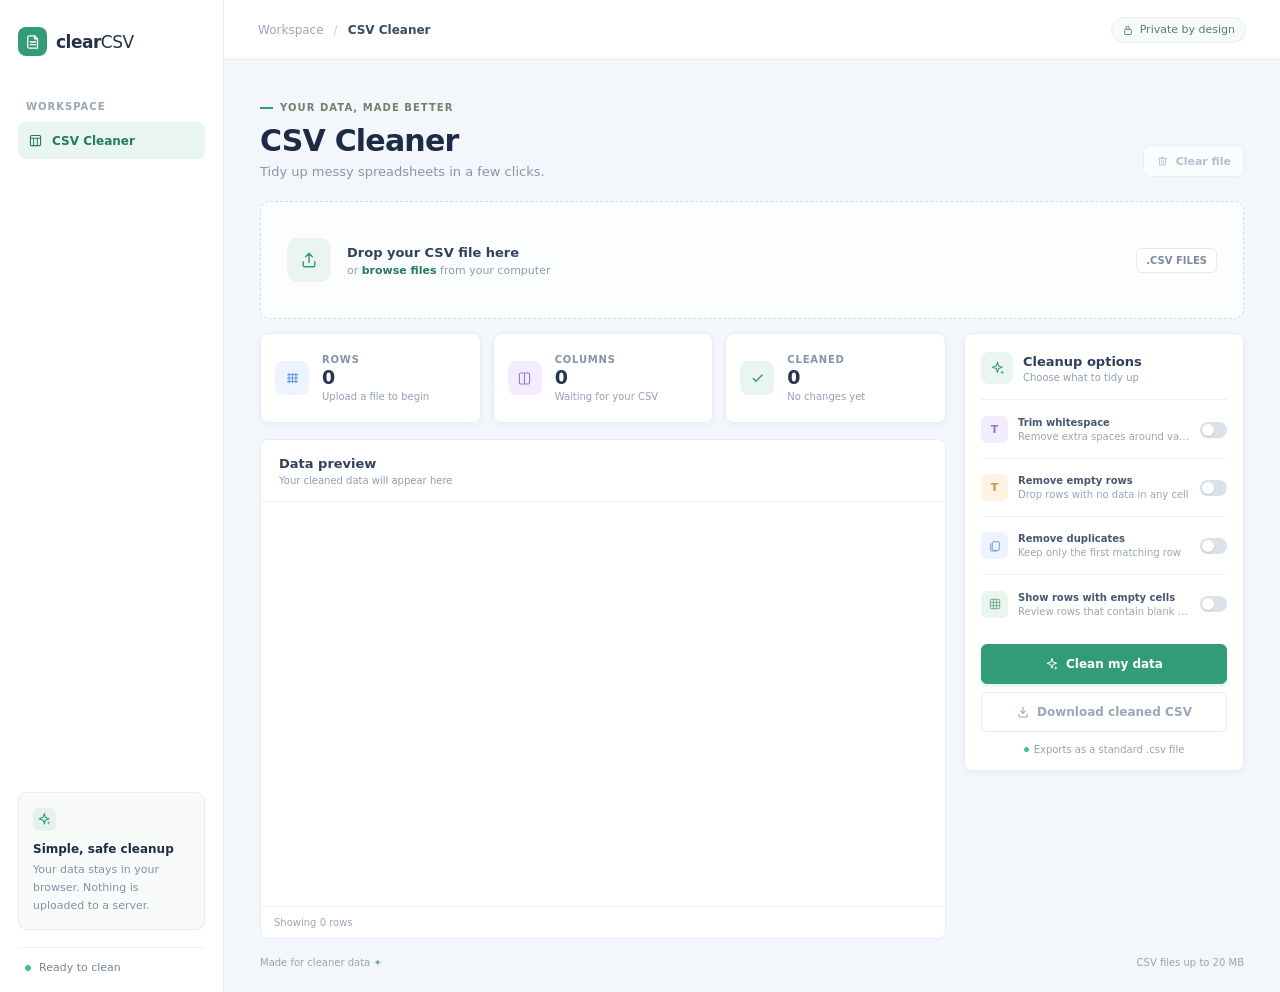
<file: index.html>
<!doctype html>
<html lang="en">
<head>
  <meta charset="utf-8">
  <meta name="viewport" content="width=device-width, initial-scale=1">
  <meta name="theme-color" content="#f3f6fb">
  <title>CSV Cleaner — clearCSV</title>
  <link rel="stylesheet" href="styles.css">
  <script src="js/papaparse.min.js" defer></script>
  <script src="js/removed-rows.js" defer></script>
  <script src="js/empty-cells.js" defer></script>
  <script src="js/app.js" defer></script>
  <script async src="https://www.googletagmanager.com/gtag/js?id=G-TN9X80SL3P"></script>

<script>
  window.dataLayer = window.dataLayer || [];

  function gtag(){
    dataLayer.push(arguments);
  }

  gtag('js', new Date());

  gtag('config', 'G-TN9X80SL3P');
</script>
</head>
<body>
  <noscript>
    <iframe
        src="https://www.googletagmanager.com/ns.html?id=GTM-5Q48ZJ8K"
        height="0"
        width="0"
        style="display:none;visibility:hidden">
    </iframe>
</noscript>
  <div class="dashboard-shell">
    <aside class="sidebar" aria-label="Main sidebar">
      <a class="sidebar-brand" href="#" aria-label="clearCSV home">
        <span class="sidebar-logo" aria-hidden="true">
          <svg viewBox="0 0 24 24" fill="none">
            <path d="M7 3.75h7l4 4v12.5H7a2 2 0 0 1-2-2v-12.5a2 2 0 0 1 2-2Z" stroke="currentColor" stroke-width="1.7" stroke-linejoin="round"/>
            <path d="M14 3.75v4h4M8.5 12h7M8.5 15.5h7" stroke="currentColor" stroke-width="1.7" stroke-linecap="round"/>
          </svg>
        </span>
        <span>clear<span class="brand-csv">CSV</span></span>
      </a>

      <nav class="sidebar-nav" aria-label="Workspace">
        <p class="sidebar-label">Workspace</p>
        <a class="sidebar-link" href="#" aria-current="page">
          <svg viewBox="0 0 20 20" fill="none" aria-hidden="true">
            <rect x="3.25" y="3.25" width="13.5" height="13.5" rx="1.5" stroke="currentColor" stroke-width="1.5"/>
            <path d="M3.5 7h13M7.5 7v9m5-9v9" stroke="currentColor" stroke-width="1.3"/>
          </svg>
          CSV Cleaner
        </a>
      </nav>

      <div class="sidebar-bottom">
        <section class="privacy-card" aria-label="Privacy information">
          <span class="privacy-card-icon" aria-hidden="true">
            <svg viewBox="0 0 20 20" fill="none">
              <path d="m10 2 .95 5.05L16 9l-5.05 1.95L10 16l-1.95-5.05L3 9l5.05-1.95L10 2Z" stroke="currentColor" stroke-width="1.4" stroke-linejoin="round"/>
              <path d="m15.5 12 .55 1.95L18 14.5l-1.95.55L15.5 17l-.55-1.95L13 14.5l1.95-.55L15.5 12Z" fill="currentColor"/>
            </svg>
          </span>
          <strong>Simple, safe cleanup</strong>
          <p>Your data stays in your browser. Nothing is uploaded to a server.</p>
        </section>
        <div class="sidebar-status">
          <span class="status-dot" aria-hidden="true"></span>
          Ready to clean
        </div>
      </div>
    </aside>

    <div class="dashboard-main-shell">
      <header class="dashboard-topbar">
        <nav class="breadcrumbs" aria-label="Breadcrumb">
          <span>Workspace</span>
          <span class="breadcrumb-divider" aria-hidden="true">/</span>
          <strong>CSV Cleaner</strong>
        </nav>
        <span class="privacy-badge">
          <svg viewBox="0 0 16 16" fill="none" aria-hidden="true">
            <rect x="3.5" y="7" width="9" height="7" rx="1.5" stroke="currentColor" stroke-width="1.2"/>
            <path d="M5.5 7V5a2 2 0 0 1 4 0v2" stroke="currentColor" stroke-width="1.2" stroke-linecap="round"/>
          </svg>
          Private by design
        </span>
      </header>

      <main class="dashboard-main">
        <div class="content-wrap">
          <section class="dashboard-intro" aria-labelledby="page-title">
            <div>
              <p class="intro-eyebrow"><span aria-hidden="true"></span>Your data, made better</p>
              <h1 id="page-title">CSV Cleaner</h1>
              <p class="intro-copy">Tidy up messy spreadsheets in a few clicks.</p>
            </div>
            <button class="clear-file-button" id="clear-file-button" type="button" disabled>
              <svg viewBox="0 0 18 18" fill="none" aria-hidden="true">
                <path d="M3.5 5h11M7 5V3.5h4V5m2.5 0-.6 9H5.1l-.6-9m3 2.5v4m3-4v4" stroke="currentColor" stroke-width="1.2" stroke-linecap="round" stroke-linejoin="round"/>
              </svg>
              Clear file
            </button>
          </section>

          <section class="upload-zone" aria-label="Upload a CSV file">
            <span class="upload-symbol" aria-hidden="true">
              <svg viewBox="0 0 24 24" fill="none">
                <path d="M12 15V4m0 0L8 8m4-4 4 4M5 14v4.25A1.75 1.75 0 0 0 6.75 20h10.5A1.75 1.75 0 0 0 19 18.25V14" stroke="currentColor" stroke-width="1.7" stroke-linecap="round" stroke-linejoin="round"/>
              </svg>
            </span>
            <div class="upload-copy">
              <strong>Drop your CSV file here</strong>
              <p>or <label for="csv-file">browse files</label> from your computer</p>
              <p class="upload-status" id="upload-status" role="status" aria-live="polite"></p>
            </div>
            <span class="file-type-badge">.CSV files</span>
            <input class="csv-file-input" id="csv-file" type="file" accept=".csv,text/csv" aria-label="Choose a CSV file">
          </section>

          <div class="dashboard-grid">
            <div class="data-column">
              <section class="summary-grid" aria-label="CSV summary">
                <article class="summary-card">
                  <span class="summary-icon rows-icon" aria-hidden="true">
                    <svg viewBox="0 0 20 20" fill="none">
                      <path d="M4 5.5h12m-12 4h12m-12 4h12M6 4v11m4-11v11m4-11v11" stroke="currentColor" stroke-width="1.15" stroke-linecap="round"/>
                    </svg>
                  </span>
                  <div class="summary-content">
                    <span class="summary-label">Rows</span>
                    <strong class="summary-value" id="selected-rows">0</strong>
                    <span class="summary-note">Upload a file to begin</span>
                  </div>
                </article>
                <article class="summary-card">
                  <span class="summary-icon columns-icon" aria-hidden="true">
                    <svg viewBox="0 0 20 20" fill="none">
                      <rect x="4" y="3.5" width="12" height="13" rx="1.5" stroke="currentColor" stroke-width="1.3"/>
                      <path d="M10 4v12" stroke="currentColor" stroke-width="1.3"/>
                    </svg>
                  </span>
                  <div class="summary-content">
                    <span class="summary-label">Columns</span>
                    <strong class="summary-value" id="selected-columns">0</strong>
                    <span class="summary-note">Waiting for your CSV</span>
                  </div>
                </article>
                <article class="summary-card">
                  <span class="summary-icon cleaned-icon" aria-hidden="true">
                    <svg viewBox="0 0 20 20" fill="none">
                      <path d="m5 10 3.2 3.2L15.5 6" stroke="currentColor" stroke-width="1.7" stroke-linecap="round" stroke-linejoin="round"/>
                    </svg>
                  </span>
                  <div class="summary-content">
                    <span class="summary-label">Cleaned</span>
                    <strong class="summary-value" id="cleaned-rows">0</strong>
                    <span class="summary-note" id="cleaned-rows-note">No changes yet</span>
                  </div>
                </article>
              </section>

              <iframe
                class="data-preview-frame"
                id="data-preview-frame"
                src="views/data-preview.html"
                title="CSV data preview"
              ></iframe>
            </div>

            <aside class="cleanup-card" aria-labelledby="options-title">
              <header class="cleanup-card-header">
                <span class="cleanup-heading-icon" aria-hidden="true">
                  <svg viewBox="0 0 20 20" fill="none">
                    <path d="M10 2.5 11.2 7 15.5 8.5l-4.3 1.4L10 14.5l-1.5-4.6L4 8.5 8.5 7 10 2.5Z" stroke="currentColor" stroke-width="1.3" stroke-linejoin="round"/>
                    <path d="m15.5 12 .55 1.95L18 14.5l-1.95.55L15.5 17l-.55-1.95L13 14.5l1.95-.55.55-1.95Z" fill="currentColor"/>
                  </svg>
                </span>
                <span>
                  <h2 id="options-title">Cleanup options</h2>
                  <p>Choose what to tidy up</p>
                </span>
              </header>

              <div class="cleanup-options">
                <label class="cleanup-option">
                  <span class="option-icon whitespace-option" aria-hidden="true">T</span>
                  <span class="option-copy">
                    <strong>Trim whitespace</strong>
                    <small>Remove extra spaces around values</small>
                  </span>
                  <input type="checkbox" id="trim-whitespace">
                  <span class="option-switch" aria-hidden="true"></span>
                </label>
                <label class="cleanup-option">
                  <span class="option-icon empty-rows-option" aria-hidden="true">T</span>
                  <span class="option-copy">
                    <strong>Remove empty rows</strong>
                    <small>Drop rows with no data in any cell</small>
                  </span>
                  <input type="checkbox" id="remove-empty-rows">
                  <span class="option-switch" aria-hidden="true"></span>
                </label>
                <label class="cleanup-option">
                  <span class="option-icon duplicates-option" aria-hidden="true">
                    <svg viewBox="0 0 18 18" fill="none">
                      <rect x="5.5" y="3.5" width="9" height="11" rx="1.3" stroke="currentColor" stroke-width="1.1"/>
                      <path d="M3.5 6v8.2A1.3 1.3 0 0 0 4.8 15.5H11" stroke="currentColor" stroke-width="1.1" stroke-linecap="round"/>
                    </svg>
                  </span>
                  <span class="option-copy">
                    <strong>Remove duplicates</strong>
                    <small>Keep only the first matching row</small>
                  </span>
                  <input type="checkbox" id="remove-duplicates">
                  <span class="option-switch" aria-hidden="true"></span>
                </label>
                <label class="cleanup-option">
                  <span class="option-icon empty-columns-option" aria-hidden="true">
                    <svg viewBox="0 0 18 18" fill="none">
                      <rect x="3" y="3" width="12" height="12" rx="1.2" stroke="currentColor" stroke-width="1.1"/>
                      <path d="M7 3.5v11m4-11v11M3.5 7h11m-11 4h11" stroke="currentColor" stroke-width="1"/>
                    </svg>
                  </span>
                  <span class="option-copy">
                    <strong>Show rows with empty cells</strong>
                    <small>Review rows that contain blank values</small>
                  </span>
                  <input type="checkbox" id="show-empty-cells">
                  <span class="option-switch" aria-hidden="true"></span>
                </label>
              </div>

              <button class="clean-data-button" type="button" id="clean-button">
                <svg viewBox="0 0 20 20" fill="none" aria-hidden="true">
                  <path d="m10 2 1.25 5.25L16.5 9l-5.25 1.75L10 16l-1.75-5.25L3 9l5.25-1.75L10 2Z" stroke="currentColor" stroke-width="1.4" stroke-linejoin="round"/>
                  <path d="m15.5 13 .7 2.05 2.05.7-2.05.7-.7 2.05-.7-2.05-2.05-.7 2.05-.7.7-2.05Z" fill="currentColor"/>
                </svg>
                Clean my data
              </button>
              <button class="download-data-button" type="button" id="download-button" disabled>
                <svg viewBox="0 0 20 20" fill="none" aria-hidden="true">
                  <path d="M10 3v9m0 0 3.5-3.5M10 12 6.5 8.5M4 13v3.25A.75.75 0 0 0 4.75 17h10.5a.75.75 0 0 0 .75-.75V13" stroke="currentColor" stroke-width="1.5" stroke-linecap="round" stroke-linejoin="round"/>
                </svg>
                Download cleaned CSV
              </button>
              <p class="export-note"><span class="status-dot" aria-hidden="true"></span>Exports as a standard .csv file</p>
            </aside>
          </div>

          <footer class="dashboard-footer">
            <span>Made for cleaner data <span class="footer-sparkle" aria-hidden="true">✦</span></span>
            <span>CSV files up to 20 MB</span>
          </footer>
        </div>
      </main>
    </div>
  </div>

  <dialog class="removed-rows-dialog" id="removed-rows-dialog" aria-labelledby="removed-rows-title" aria-describedby="removed-rows-summary">
    <section class="removed-rows-modal">
      <header class="removed-rows-header">
        <div>
          <p id="removed-rows-kicker">Confirm cleanup</p>
          <h2 id="removed-rows-title">Remove empty rows?</h2>
        </div>
        <button class="removed-rows-close" id="close-removed-rows" type="button" aria-label="Cancel row removal">
          <svg viewBox="0 0 20 20" fill="none" aria-hidden="true">
            <path d="m5 5 10 10M15 5 5 15" stroke="currentColor" stroke-width="1.7" stroke-linecap="round"/>
          </svg>
        </button>
      </header>
      <p class="removed-rows-summary" id="removed-rows-summary">Removing rows cannot be undone. Continue?</p>
      <div class="duplicate-columns" id="duplicate-columns" hidden></div>
      <div class="removed-rows-content" id="removed-rows-content" aria-label="Rows to be removed"></div>
      <footer class="removed-rows-footer">
        <button class="removed-rows-cancel" id="cancel-removed-rows" type="button">Cancel</button>
        <button class="removed-rows-confirm" id="confirm-remove-rows" type="button">Remove rows</button>
      </footer>
    </section>
  </dialog>

  <dialog class="removed-rows-dialog" id="empty-cells-dialog" aria-labelledby="empty-cells-title" aria-describedby="empty-cells-summary">
    <section class="removed-rows-modal">
      <header class="removed-rows-header">
        <div>
          <p>Empty-cell review</p>
          <h2 id="empty-cells-title">Rows with empty cells</h2>
        </div>
        <button class="removed-rows-close" id="close-empty-cells" type="button" aria-label="Close empty-cell review">
          <svg viewBox="0 0 20 20" fill="none" aria-hidden="true">
            <path d="m5 5 10 10M15 5 5 15" stroke="currentColor" stroke-width="1.7" stroke-linecap="round"/>
          </svg>
        </button>
      </header>
      <p class="removed-rows-summary" id="empty-cells-summary">Select the empty-cell review option to inspect rows.</p>
      <div class="removed-rows-content" id="empty-cells-content" aria-label="Rows containing empty cells"></div>
      <div class="empty-cells-actions">
        <label for="empty-cell-default-value">Default value for empty cells</label>
        <input id="empty-cell-default-value" type="text">
        <p id="empty-cells-action-status" role="status" aria-live="polite"></p>
        <div class="removed-rows-footer">
          <button class="removed-rows-cancel" id="remove-empty-cell-rows" type="button">Select rows for removal</button>
          <button class="removed-rows-confirm" id="fill-empty-cells" type="button">Fill empty cells</button>
        </div>
      </div>
      <footer class="removed-rows-footer">
        <button class="removed-rows-cancel" id="close-empty-cells-footer" type="button">Close</button>
      </footer>
    </section>
  </dialog>
</body>
</html>
</file>
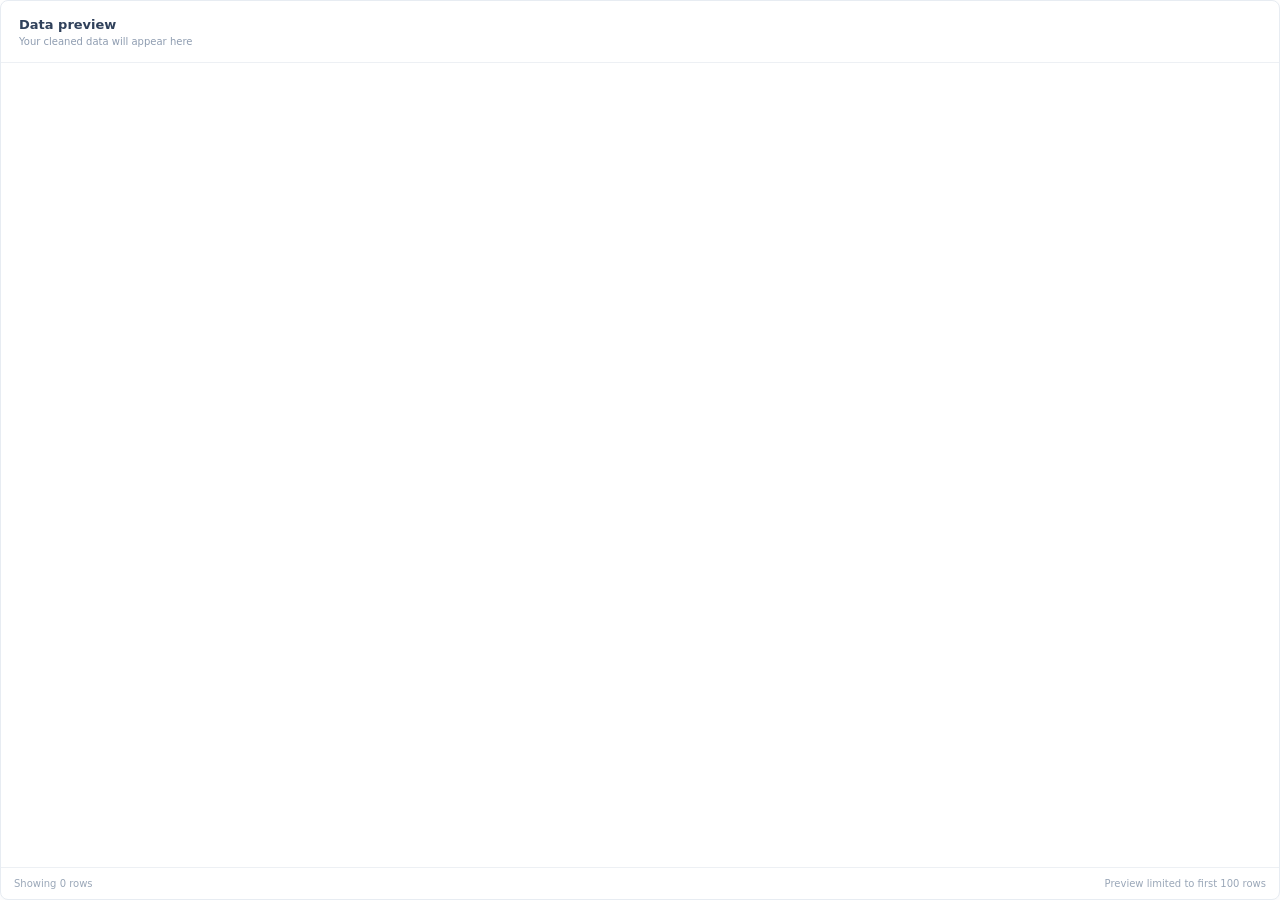
<file: views/data-preview.html>
<!doctype html>
<html lang="en">
<head>
  <meta charset="utf-8">
  <meta name="viewport" content="width=device-width, initial-scale=1">
  <title>CSV data preview</title>
  <link rel="stylesheet" href="../styles.css">
  <script src="../js/data-preview.js" defer></script>
  <style>
    html, body { height: 100%; min-width: 0; margin: 0; background: transparent; }
    .data-preview-body { height: 100%; }
    .data-preview-card { height: 100%; min-height: 420px; }
    .data-preview-tabs {
      display: flex;
      gap: 8px;
      padding: 9px 14px;
      border-bottom: 1px solid #edf0f4;
    }
    .data-preview-tabs[hidden] { display: none; }
    .data-preview-tab {
      min-height: 30px;
      padding: 0 11px;
      color: #74839a;
      background: transparent;
      border: 1px solid transparent;
      border-radius: 6px;
      font-size: 11px;
      font-weight: 600;
    }
    .data-preview-tab[aria-selected="true"] {
      color: var(--green-dark);
      background: var(--green-soft);
      border-color: #d7eadc;
    }
    .data-preview-content {
      min-height: 0;
      display: flex;
      flex: 1;
      flex-direction: column;
    }
    .data-preview-table-wrap {
      min-height: 0;
      flex: 1;
      overflow: auto;
    }
    .data-preview-table {
      width: 100%;
      min-width: 600px;
      border-collapse: collapse;
      text-align: left;
    }
    .data-preview-table th, .data-preview-table td {
      padding: 11px 14px;
      border-bottom: 1px solid #edf0f4;
      font-size: 12px;
      white-space: pre-wrap;
    }
    .data-preview-table th {
      position: sticky;
      top: 0;
      color: #596a82;
      background: #f6f8fb;
      font-size: 10px;
      font-weight: 700;
    }
    .data-preview-table td { color: #45556d; }
    .data-preview-table td:first-child {
      color: #8794a7;
      background: #fafbfd;
      font-variant-numeric: tabular-nums;
    }
    .data-preview-tab:focus-visible {
      outline: 3px solid rgba(50, 155, 120, .25);
      outline-offset: 2px;
    }
  </style>
</head>
<body class="data-preview-body">
  <section class="preview-card data-preview-card" aria-labelledby="data-preview-title">
    <header class="preview-card-header">
      <div>
        <h2 id="data-preview-title">Data preview</h2>
        <p id="data-preview-description">Your cleaned data will appear here</p>
      </div>
    </header>
    <div class="data-preview-tabs" id="data-preview-tabs" role="tablist" aria-label="CSV data views" hidden>
      <button class="data-preview-tab" id="cleaned-tab" type="button" role="tab" aria-selected="true">Cleaned file</button>
      <button class="data-preview-tab" id="removed-tab" type="button" role="tab" aria-selected="false">Removed rows</button>
    </div>
    <div class="data-preview-content">
      <div class="data-preview-table-wrap" id="data-preview-table-wrap"></div>
    </div>
    <footer class="preview-card-footer">
      <span id="data-preview-row-count">Showing 0 rows</span>
      <span id="data-preview-limit">Preview limited to first 100 rows</span>
    </footer>
  </section>
</body>
</html>
</file>
<file: styles.css>
:root {
  color-scheme: light;
  --ink: #1d2b45;
  --muted: #8290a7;
  --line: #e6ebf2;
  --surface: #fff;
  --canvas: #f3f6fb;
  --green: #329b78;
  --green-dark: #237b60;
  --green-soft: #e9f5ef;
  --shadow: 0 2px 8px rgba(34, 54, 82, .035);
  font-family: Inter, ui-sans-serif, system-ui, -apple-system, BlinkMacSystemFont, "Segoe UI", sans-serif;
}

* { box-sizing: border-box; }

body {
  min-width: 320px;
  min-height: 100vh;
  margin: 0;
  background: var(--canvas);
  color: var(--ink);
  font-size: 13px;
  -webkit-font-smoothing: antialiased;
}

button, input { font: inherit; }
button { cursor: pointer; }

.dashboard-shell {
  min-height: 100vh;
  display: flex;
}

.sidebar {
  width: 224px;
  min-height: 100vh;
  display: flex;
  flex: 0 0 224px;
  flex-direction: column;
  padding: 27px 18px 18px;
  background: #fff;
  border-right: 1px solid #e9edf3;
}

.sidebar-brand {
  display: inline-flex;
  align-items: center;
  gap: 9px;
  width: fit-content;
  color: #23324a;
  font-size: 16px;
  font-weight: 720;
  letter-spacing: -.5px;
  text-decoration: none;
}

.sidebar-logo {
  width: 29px;
  height: 29px;
  display: grid;
  place-items: center;
  color: white;
  background: var(--green);
  border-radius: 8px;
}

.sidebar-logo svg { width: 18px; height: 18px; }
.brand-csv { font-weight: 450; }

.sidebar-nav { margin-top: 45px; }

.sidebar-label {
  margin: 0 0 10px 8px;
  color: #9aa6b8;
  font-size: 9px;
  font-weight: 750;
  letter-spacing: 1px;
  text-transform: uppercase;
}

.sidebar-link {
  min-height: 37px;
  display: flex;
  align-items: center;
  gap: 9px;
  padding: 0 10px;
  color: var(--green-dark);
  background: #e9f5ef;
  border-radius: 8px;
  font-size: 11px;
  font-weight: 650;
  text-decoration: none;
}

.sidebar-link svg { width: 15px; height: 15px; }

.sidebar-bottom { margin-top: auto; }

.privacy-card {
  padding: 15px 14px 14px;
  background: #f8fbf9;
  border: 1px solid #e2eee7;
  border-radius: 9px;
}

.privacy-card-icon {
  width: 23px;
  height: 23px;
  display: grid;
  place-items: center;
  margin-bottom: 11px;
  color: var(--green);
  background: #e4f2eb;
  border-radius: 6px;
}

.privacy-card-icon svg { width: 15px; height: 15px; }

.privacy-card strong {
  display: block;
  margin-bottom: 5px;
  font-size: 10px;
  font-weight: 650;
}

.privacy-card p {
  margin: 0;
  color: var(--muted);
  font-size: 9px;
  line-height: 1.65;
}

.sidebar-status {
  display: flex;
  align-items: center;
  gap: 8px;
  margin-top: 17px;
  padding: 13px 7px 0;
  color: #75849a;
  border-top: 1px solid #edf0f4;
  font-size: 10px;
}

.status-dot {
  width: 6px;
  height: 6px;
  display: inline-block;
  flex: 0 0 auto;
  background: #4dbd92;
  border-radius: 50%;
}

.dashboard-main-shell {
  min-width: 0;
  flex: 1;
}

.dashboard-topbar {
  height: 60px;
  display: flex;
  align-items: center;
  justify-content: space-between;
  padding: 0 34px;
  background: #fff;
  border-bottom: 1px solid #e9edf3;
}

.breadcrumbs {
  display: flex;
  align-items: center;
  gap: 10px;
  color: #9aa6b8;
  font-size: 10px;
}

.breadcrumbs strong {
  color: #3a4b64;
  font-weight: 600;
}

.breadcrumb-divider { color: #c5ceda; }

.privacy-badge {
  min-height: 26px;
  display: inline-flex;
  align-items: center;
  gap: 6px;
  padding: 0 10px;
  color: #52816e;
  background: #f7fbf8;
  border: 1px solid #e7f0e9;
  border-radius: 20px;
  font-size: 9px;
}

.privacy-badge svg { width: 12px; height: 12px; }

.dashboard-main {
  width: auto;
  margin: 0;
  padding: 42px 36px 24px;
}

.content-wrap {
  width: min(1160px, 100%);
  margin: 0 auto;
}

.dashboard-intro {
  display: flex;
  align-items: flex-end;
  justify-content: space-between;
  gap: 20px;
  margin-bottom: 22px;
}

.intro-eyebrow {
  display: flex;
  align-items: center;
  gap: 7px;
  margin: 0 0 10px;
  color: #70816f;
  font-size: 8px;
  font-weight: 750;
  letter-spacing: 1.05px;
  text-transform: uppercase;
}

.intro-eyebrow span {
  width: 13px;
  height: 2px;
  background: var(--green);
}

.dashboard-intro h1 {
  margin: 0;
  color: #1d2b45;
  font-size: 27px;
  line-height: 1.2;
  letter-spacing: -.8px;
}

.intro-copy {
  margin: 5px 0 0;
  color: #8997aa;
  font-size: 11px;
}

.clear-file-button {
  min-height: 32px;
  display: inline-flex;
  align-items: center;
  gap: 7px;
  margin-bottom: 2px;
  padding: 0 12px;
  color: #9ba8ba;
  background: #fff;
  border: 1px solid #e8edf3;
  border-radius: 7px;
  font-size: 9px;
  font-weight: 550;
}

.clear-file-button svg { width: 13px; height: 13px; }
.clear-file-button:disabled { cursor: default; opacity: .7; }

.upload-zone {
  min-height: 118px;
  position: relative;
  display: flex;
  align-items: center;
  gap: 16px;
  margin-bottom: 14px;
  padding: 20px 26px;
  background: rgba(255, 255, 255, .76);
  border: 1px dashed #cfe0d8;
  border-radius: 10px;
}

.upload-symbol {
  width: 44px;
  height: 44px;
  display: grid;
  flex: 0 0 auto;
  place-items: center;
  color: var(--green);
  background: #eaf5ef;
  border-radius: 10px;
}

.upload-symbol svg { width: 20px; height: 20px; }

.upload-copy { min-width: 0; }

.upload-copy strong {
  color: #30425d;
  font-size: 11px;
  font-weight: 650;
}

.upload-copy p {
  margin: 4px 0 0;
  color: #8d9bb0;
  font-size: 9px;
}

.upload-status:empty { display: none; }
.upload-status.is-error { color: #b94a48; }

.upload-copy label {
  color: var(--green-dark);
  font-weight: 650;
  cursor: pointer;
}

.file-type-badge {
  margin-left: auto;
  padding: 6px 9px;
  color: #7e8ba0;
  background: #fff;
  border: 1px solid #e7ebf1;
  border-radius: 5px;
  font-size: 8px;
  font-weight: 650;
  text-transform: uppercase;
}

.csv-file-input {
  width: 1px;
  height: 1px;
  position: absolute;
  overflow: hidden;
  clip: rect(0, 0, 0, 0);
  clip-path: inset(50%);
  white-space: nowrap;
}

.upload-zone:focus-within {
  outline: 3px solid rgba(50, 155, 120, .18);
  outline-offset: 3px;
}

.dashboard-grid {
  display: grid;
  grid-template-columns: minmax(0, 1fr) 280px;
  align-items: start;
  gap: 18px;
}

.data-column { min-width: 0; }

.data-preview-frame {
  width: 100%;
  height: clamp(465px, calc(100vh - 400px), 760px);
  display: block;
  background: transparent;
  border: 0;
  border-radius: 8px;
}

.summary-grid {
  display: grid;
  grid-template-columns: repeat(3, minmax(0, 1fr));
  gap: 12px;
  margin-bottom: 16px;
}

.summary-card {
  min-height: 90px;
  display: flex;
  align-items: center;
  gap: 13px;
  padding: 14px;
  background: #fff;
  border: 1px solid #e7ecf2;
  border-radius: 8px;
  box-shadow: var(--shadow);
}

.summary-icon {
  width: 34px;
  height: 34px;
  display: grid;
  flex: 0 0 auto;
  place-items: center;
  border-radius: 8px;
}

.summary-icon svg { width: 17px; height: 17px; }
.rows-icon { color: #5993e6; background: #edf4ff; }
.columns-icon { color: #9c76d0; background: #f3edff; }
.cleaned-icon { color: var(--green); background: #e9f5ef; }

.summary-content {
  min-width: 0;
  display: grid;
  grid-template-columns: 1fr;
}

.summary-label {
  margin-bottom: 2px;
  color: #8593a9;
  font-size: 7px;
  font-weight: 750;
  letter-spacing: .8px;
  text-transform: uppercase;
}

.summary-value {
  color: #263650;
  font-size: 16px;
  font-weight: 650;
  line-height: 1.1;
}

.summary-note {
  margin-top: 3px;
  overflow: hidden;
  color: #94a1b4;
  font-size: 8px;
  text-overflow: ellipsis;
  white-space: nowrap;
}

.preview-card {
  min-height: 360px;
  display: flex;
  flex-direction: column;
  overflow: hidden;
  background: #fff;
  border: 1px solid #e7ecf2;
  border-radius: 8px;
  box-shadow: var(--shadow);
}

.preview-card-header {
  min-height: 62px;
  display: flex;
  align-items: center;
  justify-content: space-between;
  gap: 12px;
  padding: 13px 18px;
  border-bottom: 1px solid #edf0f4;
}

.preview-card-header h2 {
  margin: 0;
  color: #30415b;
  font-size: 11px;
  font-weight: 650;
}

.preview-card-header p {
  margin: 4px 0 0;
  color: #8e9cb0;
  font-size: 9px;
}

.preview-card-footer {
  min-height: 32px;
  display: flex;
  align-items: center;
  justify-content: space-between;
  gap: 10px;
  padding: 0 13px;
  color: #9aa7b8;
  border-top: 1px solid #edf0f4;
  font-size: 8px;
}

.cleanup-card {
  padding: 18px 16px 15px;
  background: #fff;
  border: 1px solid #e7ecf2;
  border-radius: 8px;
  box-shadow: var(--shadow);
}

.cleanup-card-header {
  display: flex;
  align-items: center;
  gap: 10px;
  padding-bottom: 15px;
  border-bottom: 1px solid #edf0f4;
}

.cleanup-heading-icon {
  width: 32px;
  height: 32px;
  display: grid;
  flex: 0 0 auto;
  place-items: center;
  color: var(--green);
  background: #eaf5ef;
  border-radius: 8px;
}

.cleanup-heading-icon svg { width: 17px; height: 17px; }

.cleanup-card-header h2 {
  margin: 0;
  color: #2e405b;
  font-size: 11px;
  font-weight: 650;
}

.cleanup-card-header p {
  margin: 3px 0 0;
  color: #93a0b2;
  font-size: 8px;
}

.cleanup-options { padding-top: 1px; }

.cleanup-option {
  min-height: 58px;
  position: relative;
  display: flex;
  align-items: center;
  gap: 10px;
  border-bottom: 1px solid #f0f2f5;
  cursor: pointer;
}

.cleanup-option:last-child { border-bottom: 0; }

.option-icon {
  width: 27px;
  height: 27px;
  display: grid;
  flex: 0 0 auto;
  place-items: center;
  border-radius: 6px;
  font-size: 10px;
  font-weight: 650;
}

.option-icon svg { width: 14px; height: 14px; }
.whitespace-option { color: #9474cb; background: #f2edfc; }
.empty-rows-option { color: #d39245; background: #fff3e4; }
.duplicates-option { color: #578fe1; background: #edf4ff; }
.empty-columns-option { color: #58a77d; background: #eaf5ef; }

.option-copy {
  min-width: 0;
  display: flex;
  flex: 1;
  flex-direction: column;
  gap: 3px;
}

.option-copy strong {
  overflow: hidden;
  color: #475872;
  font-size: 8px;
  font-weight: 650;
  text-overflow: ellipsis;
  white-space: nowrap;
}

.option-copy small {
  overflow: hidden;
  color: #9aa6b7;
  font-size: 7px;
  text-overflow: ellipsis;
  white-space: nowrap;
}

.cleanup-option input {
  width: 1px;
  height: 1px;
  position: absolute;
  right: 0;
  opacity: 0;
}

.option-switch {
  width: 27px;
  height: 16px;
  position: relative;
  flex: 0 0 auto;
  background: #dce2e9;
  border-radius: 20px;
  transition: background .15s;
}

.option-switch::after {
  content: "";
  width: 12px;
  height: 12px;
  position: absolute;
  top: 2px;
  left: 2px;
  background: #fff;
  border-radius: 50%;
  box-shadow: 0 1px 2px rgba(22, 38, 59, .15);
  transition: transform .15s;
}

.cleanup-option input:checked + .option-switch { background: #49ad84; }
.cleanup-option input:checked + .option-switch::after { transform: translateX(11px); }

.cleanup-option input:focus-visible + .option-switch {
  outline: 3px solid rgba(50, 155, 120, .24);
  outline-offset: 2px;
}

.clean-data-button, .download-data-button {
  width: 100%;
  min-height: 40px;
  display: flex;
  align-items: center;
  justify-content: center;
  gap: 7px;
  border-radius: 6px;
  font-size: 9px;
  font-weight: 650;
}

.clean-data-button {
  margin-top: 11px;
  color: #fff;
  background: var(--green);
  border: 1px solid var(--green);
  box-shadow: 0 2px 5px rgba(50, 155, 120, .17);
}

.clean-data-button:hover { background: var(--green-dark); }

.download-data-button {
  margin-top: 8px;
  color: #9aa6b7;
  background: #fff;
  border: 1px solid #e8edf2;
}

.download-data-button:disabled { cursor: default; }
.clean-data-button svg, .download-data-button svg { width: 14px; height: 14px; }

.clean-data-button:focus-visible, .download-data-button:focus-visible, .clear-file-button:focus-visible {
  outline: 3px solid rgba(50, 155, 120, .24);
  outline-offset: 2px;
}

.export-note {
  display: flex;
  align-items: center;
  justify-content: center;
  gap: 5px;
  margin: 12px 0 0;
  color: #95a2b3;
  font-size: 7px;
}

.export-note .status-dot { width: 5px; height: 5px; }

.dashboard-footer {
  display: flex;
  justify-content: space-between;
  gap: 12px;
  margin-top: 18px;
  color: #97a4b6;
  font-size: 8px;
}

.footer-sparkle { color: #70ae8f; }

@media (max-width: 1050px) {
  .dashboard-grid { grid-template-columns: minmax(0, 1fr) 260px; gap: 14px; }
  .dashboard-main { padding-right: 26px; padding-left: 26px; }
  .summary-card { gap: 8px; padding: 10px 8px; }
}

@media (max-width: 850px) {
  .dashboard-grid { grid-template-columns: 1fr; }
  .cleanup-card { order: 2; }
}

@media (max-width: 620px) {
  .dashboard-shell { flex-direction: column; }

  .sidebar {
    width: 100%;
    min-height: auto;
    flex: 0 0 auto;
    flex-direction: row;
    align-items: center;
    gap: 20px;
    padding: 11px 16px;
    border-right: 0;
    border-bottom: 1px solid #e9edf3;
  }

  .sidebar-brand { flex: 0 0 auto; }
  .sidebar-nav { margin: 0; }
  .sidebar-label, .sidebar-bottom { display: none; }
  .sidebar-link { min-height: 32px; padding: 0 8px; }
  .dashboard-topbar { height: 45px; padding: 0 16px; }
  .dashboard-main { padding: 25px 16px 18px; }
  .dashboard-intro { align-items: flex-start; }
  .dashboard-intro h1 { font-size: 24px; }
  .clear-file-button { min-height: 29px; padding: 0 8px; }
  .upload-zone { min-height: 88px; padding: 13px; }
  .upload-symbol { width: 36px; height: 36px; }
  .file-type-badge { padding: 5px 6px; font-size: 7px; }
}

@media (max-width: 430px) {
  .sidebar { gap: 11px; }
  .sidebar-brand { font-size: 14px; }
  .sidebar-logo { width: 26px; height: 26px; }
  .sidebar-link { gap: 6px; font-size: 10px; }
  .breadcrumbs { gap: 7px; }
  .privacy-badge { padding: 0 7px; font-size: 8px; }
  .dashboard-intro { gap: 8px; }
  .intro-copy { max-width: 230px; line-height: 1.5; }
  .upload-zone { gap: 9px; }
  .upload-copy strong { font-size: 10px; }
  .upload-copy p { font-size: 8px; }
  .file-type-badge { font-size: 0; }
  .file-type-badge::after { content: "CSV"; font-size: 7px; }
  .summary-grid { gap: 6px; }
  .summary-card { min-height: 73px; flex-direction: column; align-items: flex-start; gap: 5px; padding: 8px; }
  .summary-icon { width: 23px; height: 23px; }
  .summary-icon svg { width: 14px; height: 14px; }
  .summary-content { grid-template-columns: auto auto; align-items: center; column-gap: 5px; }
  .summary-label { grid-column: 1 / -1; }
  .summary-value { font-size: 14px; }
  .summary-note { display: none; }
  .preview-card-footer { font-size: 7px; }
  .dashboard-footer { font-size: 7px; }
}

body { font-size: 14px; }
.sidebar-brand { font-size: 17px; }
.sidebar-label { font-size: 10px; }
.sidebar-link { font-size: 12px; }
.privacy-card strong { font-size: 12px; }
.privacy-card p, .sidebar-status { font-size: 11px; }
.breadcrumbs { font-size: 12px; }
.privacy-badge { font-size: 11px; }
.intro-eyebrow { font-size: 10px; }
.dashboard-intro h1 { font-size: 30px; }
.intro-copy { font-size: 13px; }
.clear-file-button { font-size: 11px; }
.upload-copy strong { font-size: 13px; }
.upload-copy p { font-size: 11px; }
.file-type-badge { font-size: 10px; }
.summary-label { font-size: 10px; }
.summary-value { font-size: 19px; }
.summary-note { font-size: 10px; }
.preview-card-header h2, .cleanup-card-header h2 { font-size: 13px; }
.preview-card-header p, .cleanup-card-header p { font-size: 10px; }
.preview-card-footer, .dashboard-footer { font-size: 10px; }
.option-icon { font-size: 11px; }
.option-copy strong { font-size: 10px; }
.option-copy small, .export-note { font-size: 10px; }
.clean-data-button, .download-data-button { font-size: 12px; }

@media (max-width: 430px) {
  .sidebar-brand { font-size: 15px; }
  .sidebar-link { font-size: 11px; }
  .dashboard-intro h1 { font-size: 26px; }
  .summary-value { font-size: 16px; }
  .file-type-badge { font-size: 0; }
  .file-type-badge::after { font-size: 10px; }
  .dashboard-footer { font-size: 9px; }
}

.removed-rows-close:focus-visible,
.removed-rows-cancel:focus-visible,
.removed-rows-confirm:focus-visible {
  outline: 3px solid rgba(50, 155, 120, .25);
  outline-offset: 3px;
}

.removed-rows-dialog {
  width: min(900px, calc(100vw - 32px));
  max-width: none;
  max-height: min(82vh, 760px);
  padding: 0;
  overflow: visible;
  color: var(--ink);
  background: transparent;
  border: 0;
}

.removed-rows-dialog::backdrop {
  background: rgba(25, 39, 59, .48);
  backdrop-filter: blur(2px);
}

.removed-rows-modal {
  max-height: min(82vh, 760px);
  display: flex;
  flex-direction: column;
  padding: 22px;
  overflow: hidden;
  background: #fff;
  border: 1px solid var(--line);
  border-radius: 12px;
  box-shadow: 0 20px 60px rgba(20, 35, 54, .2);
}

.removed-rows-header {
  display: flex;
  align-items: flex-start;
  justify-content: space-between;
  gap: 16px;
}

.removed-rows-header p {
  margin: 0 0 4px;
  color: var(--green-dark);
  font-size: 11px;
  font-weight: 650;
}

.removed-rows-header h2 {
  margin: 0;
  font-size: 21px;
  letter-spacing: -.4px;
}

.removed-rows-close {
  width: 34px;
  height: 34px;
  display: grid;
  flex: 0 0 auto;
  place-items: center;
  color: #728199;
  background: #f5f7fa;
  border: 1px solid var(--line);
  border-radius: 7px;
}

.removed-rows-close svg { width: 17px; height: 17px; }

.removed-rows-summary {
  margin: 16px 0 20px;
  color: var(--muted);
  font-size: 14px;
  line-height: 1.55;
}

.duplicate-columns {
  max-height: 150px;
  margin-bottom: 14px;
  padding: 12px;
  overflow: auto;
  background: #f8fafc;
  border: 1px solid var(--line);
  border-radius: 8px;
}

.duplicate-columns[hidden] { display: none; }

.duplicate-columns legend {
  margin-bottom: 8px;
  color: #596a82;
  font-size: 12px;
  font-weight: 650;
}

.duplicate-column-options {
  display: grid;
  grid-template-columns: repeat(auto-fill, minmax(150px, 1fr));
  gap: 7px 12px;
}

.duplicate-column-option {
  min-width: 0;
  display: flex;
  align-items: center;
  gap: 7px;
  color: #45556d;
  font-size: 12px;
}

.duplicate-column-option input { accent-color: var(--green); }
.duplicate-column-option span { overflow-wrap: anywhere; }

.removed-rows-content {
  max-height: min(45vh, 340px);
  overflow: auto;
  border: 1px solid var(--line);
  border-radius: 8px;
}

.removed-rows-table {
  width: 100%;
  min-width: 420px;
  border-collapse: collapse;
  text-align: left;
}

.removed-rows-table caption {
  padding: 10px 12px;
  color: #596a82;
  background: #f6f8fb;
  font-size: 12px;
  font-weight: 650;
  text-align: left;
}

.removed-rows-table th,
.removed-rows-table td {
  padding: 9px 12px;
  border-bottom: 1px solid #edf0f4;
  font-size: 12px;
  white-space: pre-wrap;
}

.removed-rows-table th {
  position: sticky;
  top: 0;
  color: #596a82;
  background: #f6f8fb;
  font-size: 10px;
  font-weight: 700;
}

.removed-rows-table td:first-child {
  color: #8794a7;
  background: #fafbfd;
  font-variant-numeric: tabular-nums;
}

.removed-rows-footer {
  display: flex;
  gap: 9px;
  justify-content: flex-end;
  padding-top: 4px;
}

.empty-cells-actions {
  display: grid;
  gap: 8px;
  padding-top: 14px;
}

.empty-cells-actions > label {
  color: #596a82;
  font-size: 12px;
  font-weight: 650;
}

.empty-cells-actions > input {
  min-height: 40px;
  padding: 0 10px;
  color: var(--ink);
  border: 1px solid var(--line);
  border-radius: 6px;
}

.empty-cells-actions > p {
  min-height: 18px;
  margin: 0;
  color: var(--muted);
  font-size: 12px;
}

.removed-rows-cancel,
.removed-rows-confirm {
  min-width: 90px;
  min-height: 40px;
  border-radius: 6px;
  font-size: 12px;
  font-weight: 650;
}

.removed-rows-cancel {
  color: #64748b;
  background: #fff;
  border: 1px solid var(--line);
}

.removed-rows-confirm {
  color: #fff;
  background: var(--green);
  border: 1px solid var(--green);
}

.removed-rows-confirm:hover { background: var(--green-dark); }
.removed-rows-cancel:disabled,
.removed-rows-confirm:disabled { opacity: .5; cursor: not-allowed; }

@media (max-width: 620px) {
  .removed-rows-modal { padding: 16px; }
  .removed-rows-header h2 { font-size: 19px; }
}
</file>
